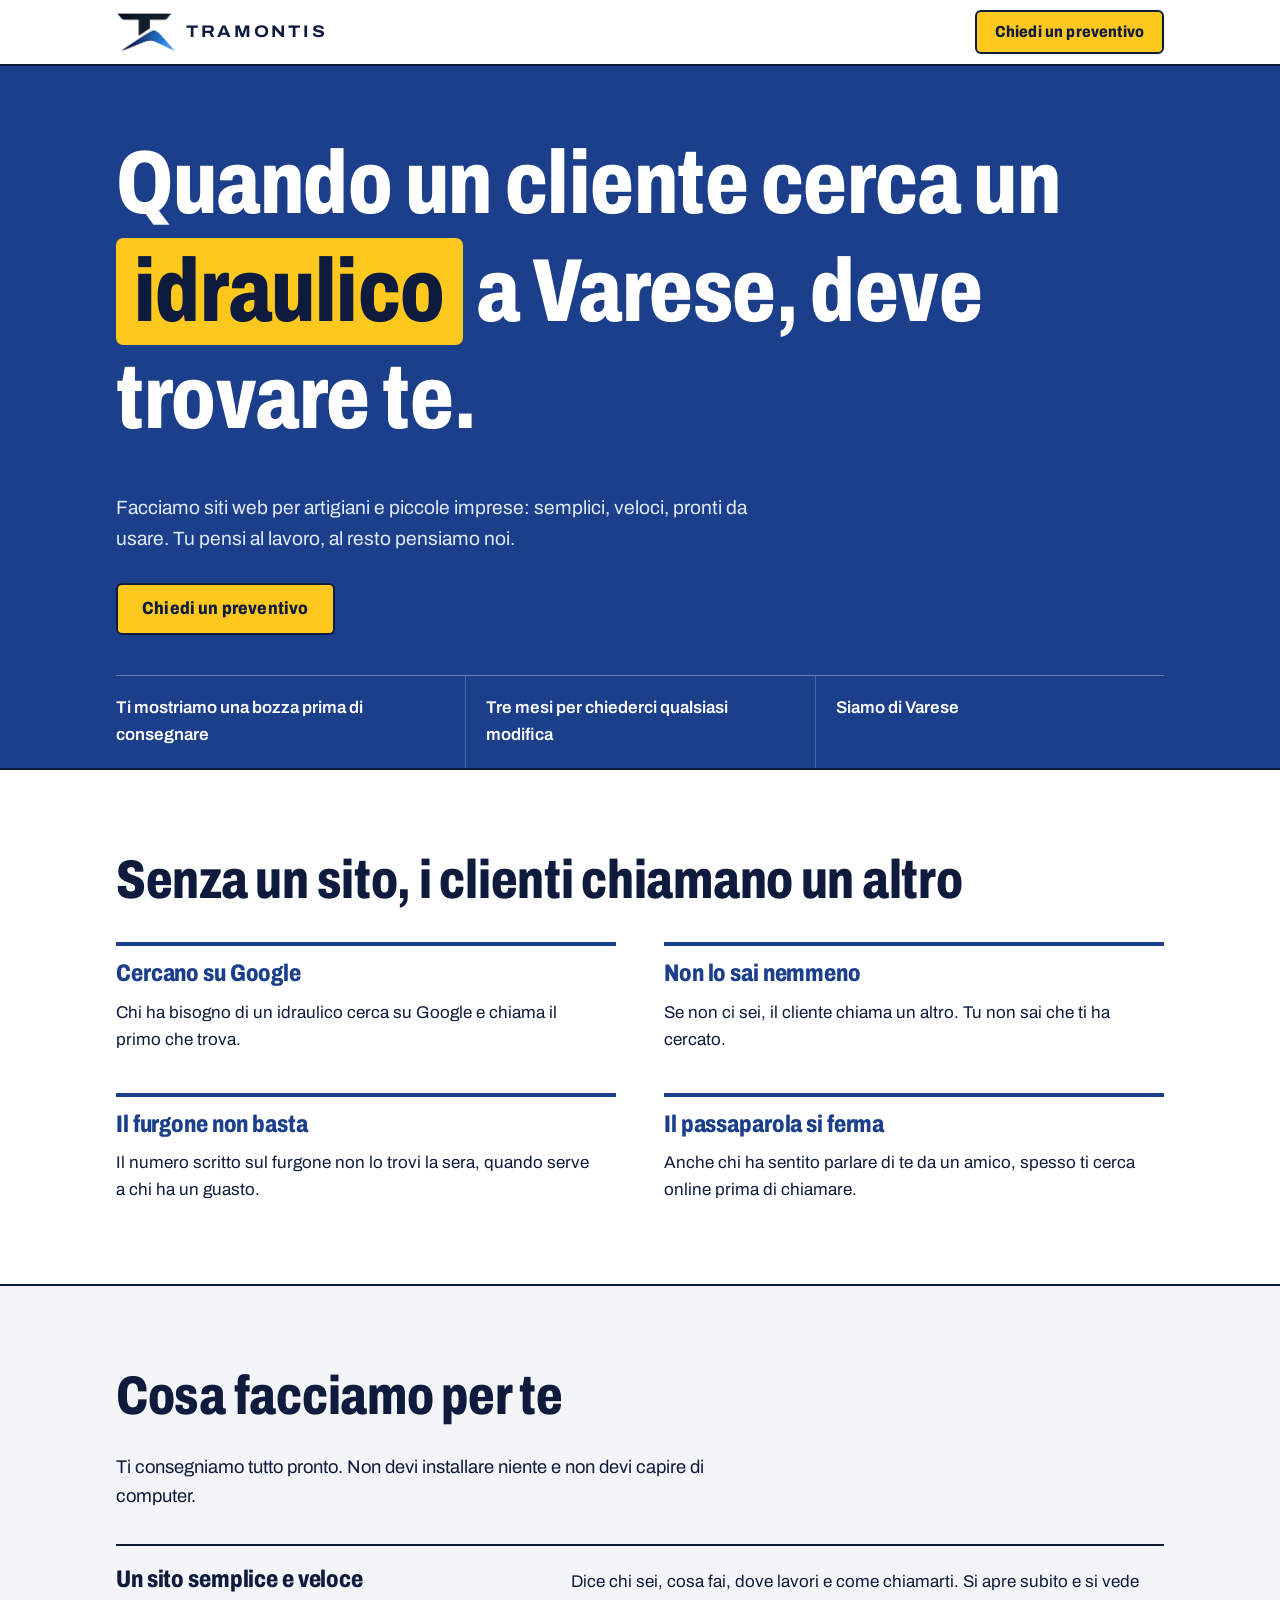
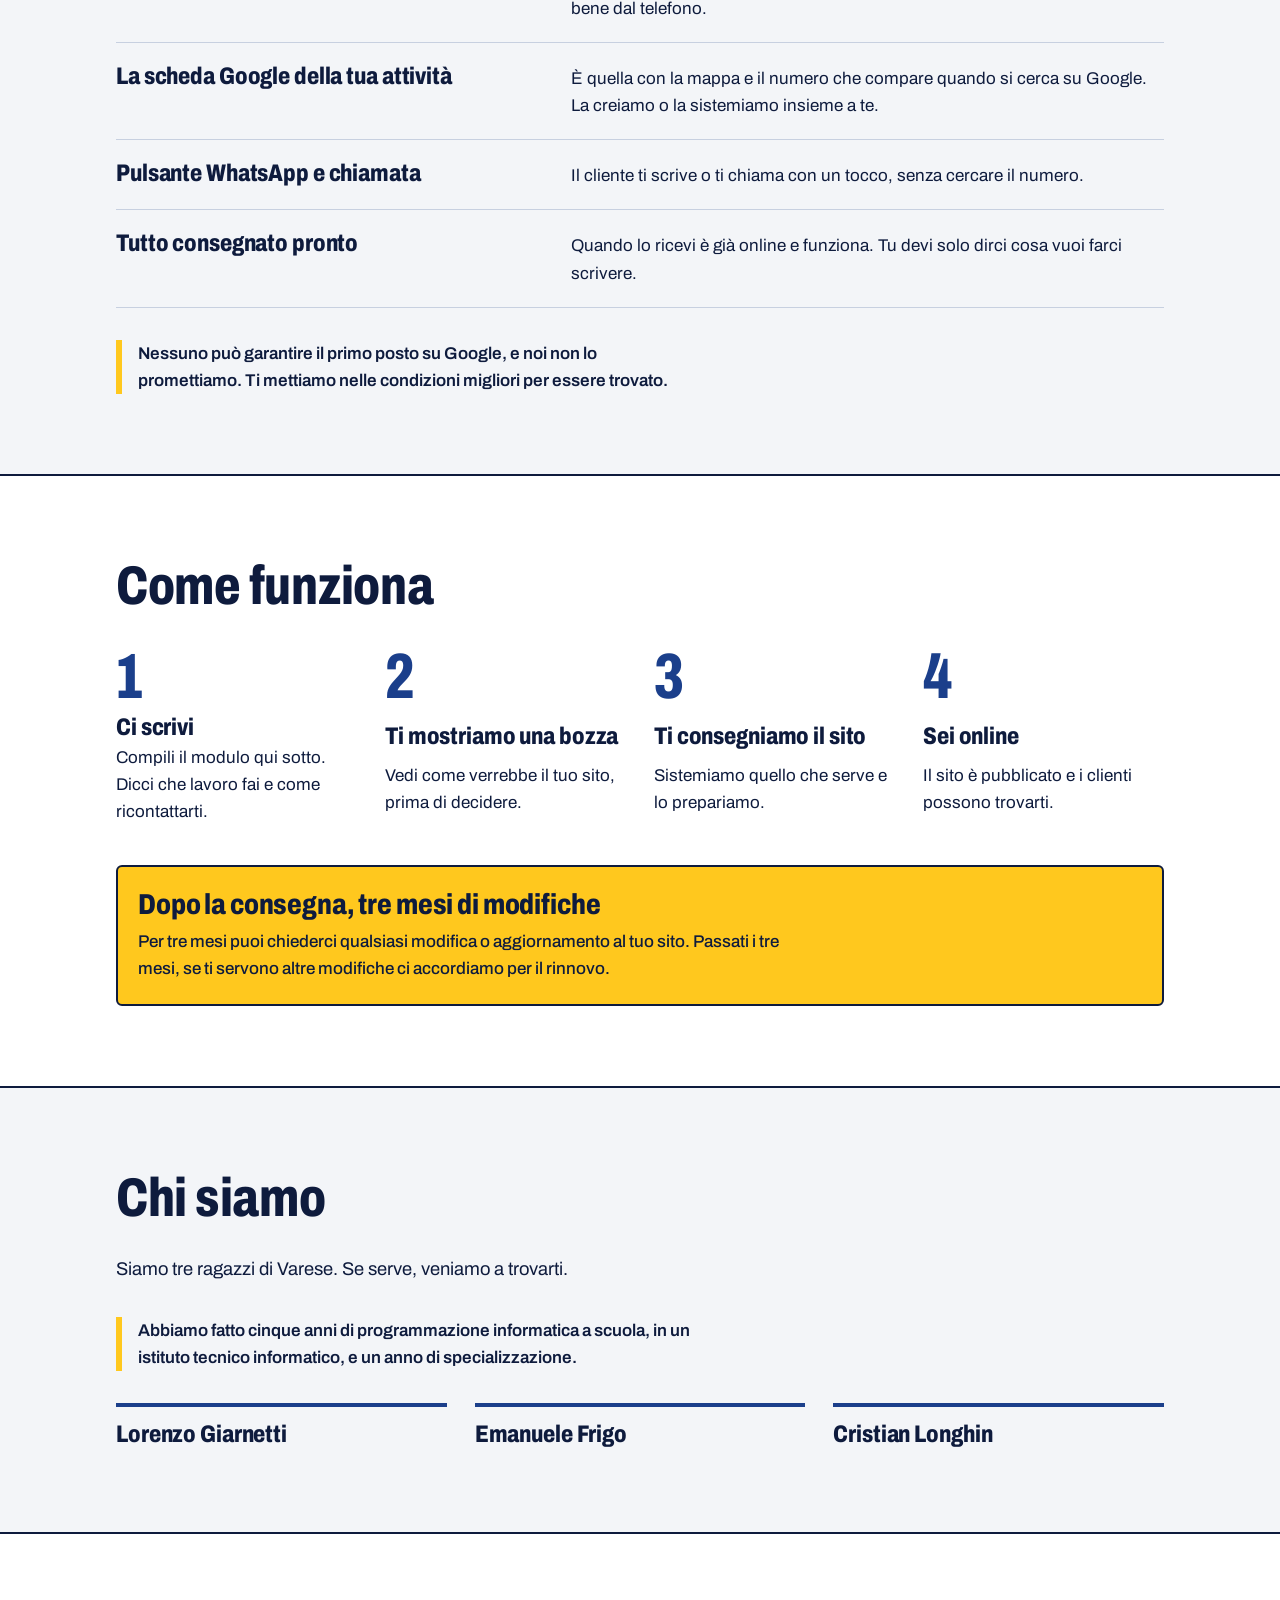
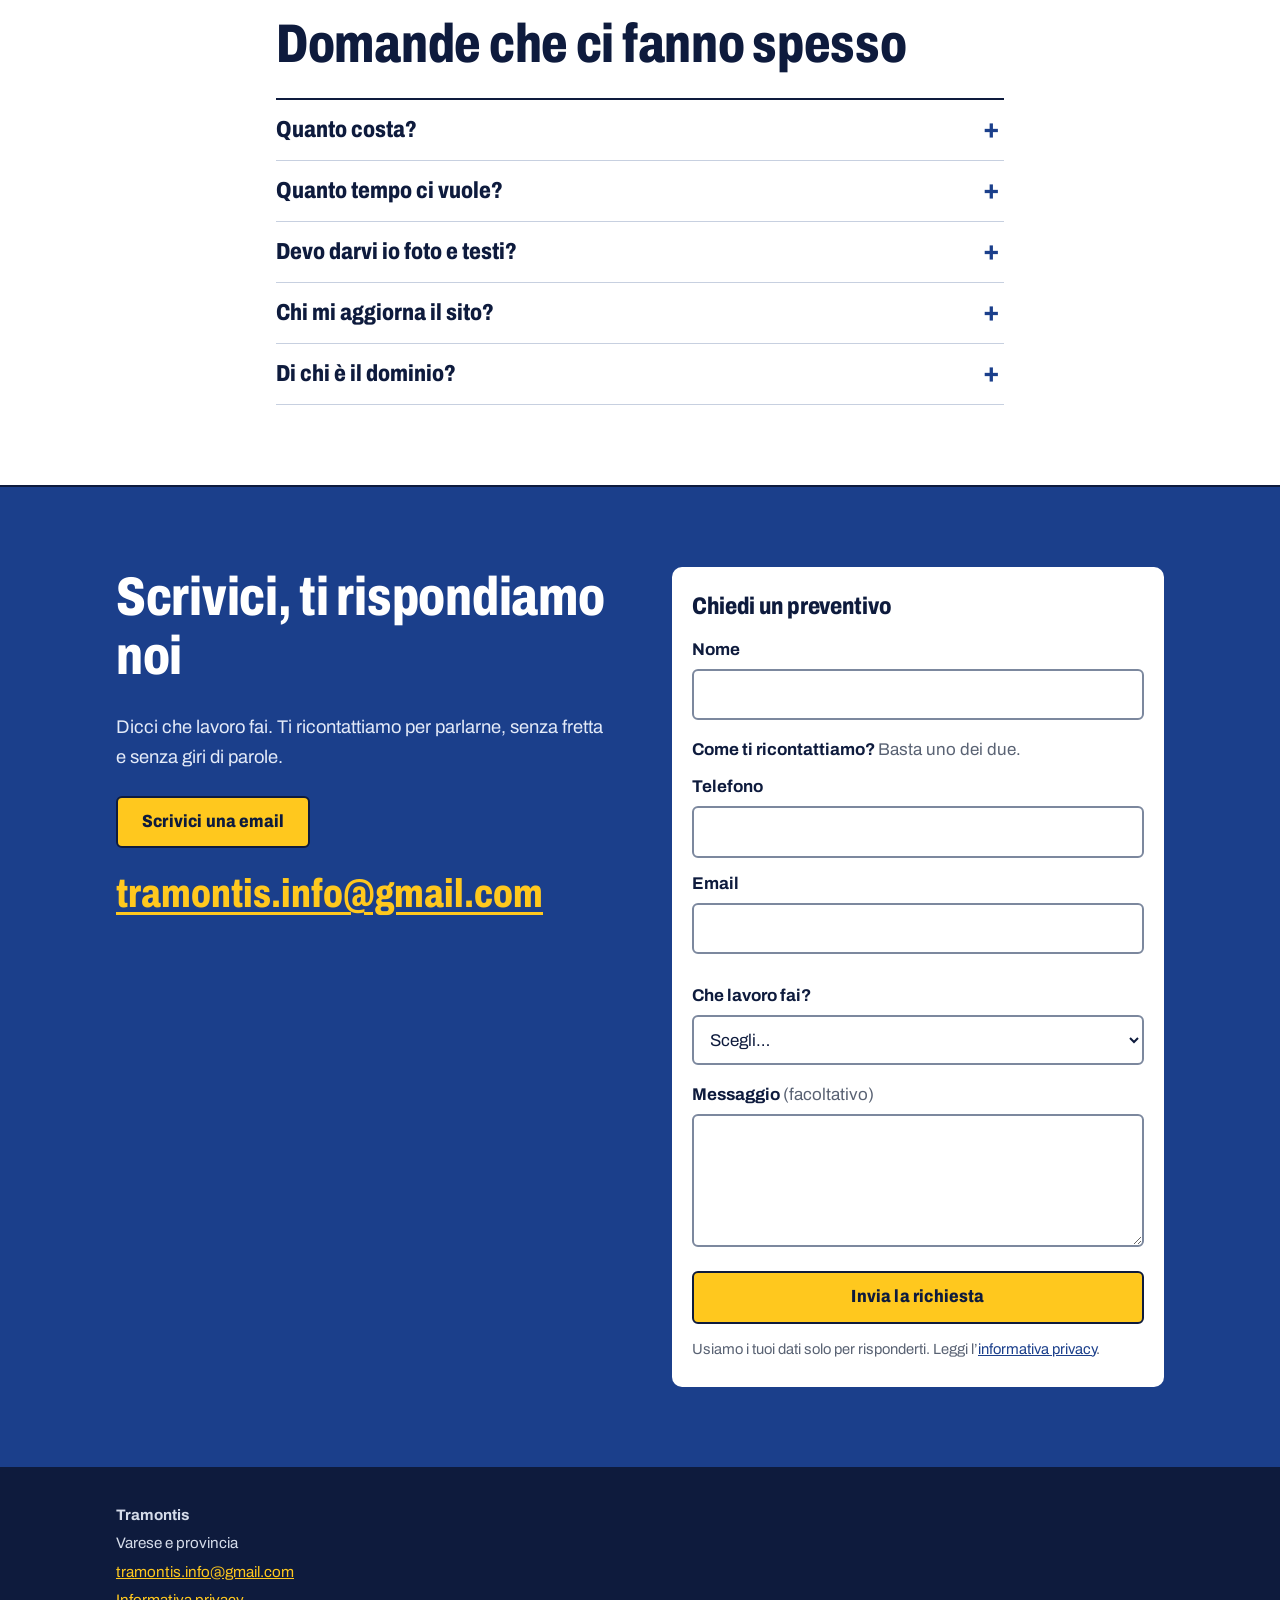
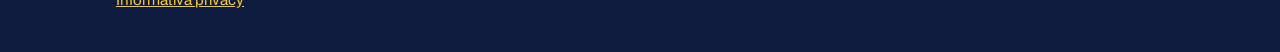
<file: index.html>
<!DOCTYPE html>
<html lang="it">
<head>
  <meta charset="utf-8">
  <meta name="viewport" content="width=device-width, initial-scale=1">
  <title>Tramontis – Siti web per artigiani a Varese e provincia</title>
  <meta name="description" content="Tramontis fa siti web semplici e veloci per idraulici, elettricisti, giardinieri, imbianchini e falegnami di Varese e provincia. Semplici, veloci, tutto pronto.">
  <meta name="theme-color" content="#1b3f8b">
  <link rel="canonical" href="https://luckylori07.github.io/tramontis/">
  <link rel="icon" href="assets/favicon.png" type="image/png">

  <!-- Open Graph. L'immagine di anteprima (assets/og-image.png) è il logo su sfondo bianco. -->
  <meta property="og:type" content="website">
  <meta property="og:locale" content="it_IT">
  <meta property="og:site_name" content="Tramontis">
  <meta property="og:title" content="Tramontis – Siti web per artigiani a Varese e provincia">
  <meta property="og:description" content="Siti web semplici e veloci per artigiani e piccole imprese di Varese. Semplici, veloci, tutto pronto.">
  <meta property="og:url" content="https://luckylori07.github.io/tramontis/">
  <meta property="og:image" content="https://luckylori07.github.io/tramontis/assets/og-image.png">
  <meta property="og:image:width" content="1200">
  <meta property="og:image:height" content="630">
  <meta property="og:image:alt" content="Logo Tramontis">
  <meta name="twitter:card" content="summary_large_image">

  <link rel="preload" href="assets/fonts/archivo-latin-wdth.woff2" as="font" type="font/woff2" crossorigin>
  <link rel="stylesheet" href="css/style.css">

  <!-- Dati strutturati. Vanno aggiornati A MANO (non leggono la config in main.js).
       Sostituisci ogni [DA COMPILARE] prima di pubblicare. -->
  <script type="application/ld+json">
  {
    "@context": "https://schema.org",
    "@type": "LocalBusiness",
    "name": "Tramontis",
    "description": "Siti web per artigiani e piccole imprese di Varese e provincia.",
    "url": "https://luckylori07.github.io/tramontis/",
    "logo": "https://luckylori07.github.io/tramontis/assets/logo-completo.png",
    "image": "https://luckylori07.github.io/tramontis/assets/og-image.png",
    "email": "tramontis.info@gmail.com",
    "telephone": "[DA COMPILARE]",
    "vatID": "[DA COMPILARE]",
    "address": {
      "@type": "PostalAddress",
      "streetAddress": "[DA COMPILARE]",
      "postalCode": "[DA COMPILARE]",
      "addressLocality": "Varese",
      "addressRegion": "VA",
      "addressCountry": "IT"
    },
    "areaServed": {
      "@type": "AdministrativeArea",
      "name": "Provincia di Varese"
    }
  }
  </script>
</head>
<body>
  <a class="salta" href="#contenuto">Vai al contenuto</a>

  <!-- 1. HEADER (fisso in alto, anche su telefono) -->
  <header class="header">
    <div class="wrap header-in">
      <a class="marchio" href="#" aria-label="Tramontis, torna in cima">
        <!-- LOGO: solo il simbolo (ritagliato da assets/logo2.png). Il nome accanto è testo, così resta leggibile da telefono. -->
        <img src="assets/logo-marchio.png" alt="" width="60" height="40">
        <span>Tramontis</span>
      </a>
      <div class="header-cta">
        <a class="btn btn-wa btn-sm" data-href="wa" data-show="whatsapp" href="#contatti" hidden>WhatsApp</a>
        <a class="btn btn-primario btn-sm" href="#form-contatti">Chiedi un preventivo</a>
      </div>
    </div>
  </header>

  <main id="contenuto">

    <!-- 2. HERO -->
    <section class="hero">
      <div class="wrap">
        <h1>Quando un cliente cerca un <span class="rotante" id="rotante"><span class="parola attiva">idraulico</span></span> a Varese, deve trovare te.</h1>
        <p class="lede">Facciamo siti web per artigiani e piccole imprese: semplici, veloci, pronti da usare. Tu pensi al lavoro, al resto pensiamo noi.</p>
        <div class="cta-riga">
          <a class="btn btn-primario" href="#form-contatti">Chiedi un preventivo</a>
          <a class="btn btn-wa" data-href="wa" data-show="whatsapp" href="#contatti" hidden>Scrivici su WhatsApp</a>
        </div>
        <ul class="garanzie" aria-label="In breve">
          <li>Ti mostriamo una bozza prima di consegnare</li>
          <li>Tre mesi per chiederci qualsiasi modifica</li>
          <li>Siamo di Varese</li>
        </ul>
      </div>
    </section>

    <!-- 3. IL PROBLEMA -->
    <section class="sezione alt" id="problema">
      <div class="wrap">
        <h2>Senza un sito, i clienti chiamano un altro</h2>
        <ul class="problemi">
          <li>
            <h3>Cercano su Google</h3>
            <p>Chi ha bisogno di un idraulico cerca su Google e chiama il primo che trova.</p>
          </li>
          <li>
            <h3>Non lo sai nemmeno</h3>
            <p>Se non ci sei, il cliente chiama un altro. Tu non sai che ti ha cercato.</p>
          </li>
          <li>
            <h3>Il furgone non basta</h3>
            <p>Il numero scritto sul furgone non lo trovi la sera, quando serve a chi ha un guasto.</p>
          </li>
          <li>
            <h3>Il passaparola si ferma</h3>
            <p>Anche chi ha sentito parlare di te da un amico, spesso ti cerca online prima di chiamare.</p>
          </li>
        </ul>
      </div>
    </section>

    <!-- 4. COSA FACCIAMO -->
    <section class="sezione" id="cosa-facciamo">
      <div class="wrap">
        <h2>Cosa facciamo per te</h2>
        <p class="intro">Ti consegniamo tutto pronto. Non devi installare niente e non devi capire di computer.</p>
        <ul class="righe">
          <li>
            <h3>Un sito semplice e veloce</h3>
            <p>Dice chi sei, cosa fai, dove lavori e come chiamarti. Si apre subito e si vede bene dal telefono.</p>
          </li>
          <li>
            <h3>La scheda Google della tua attività</h3>
            <p>È quella con la mappa e il numero che compare quando si cerca su Google. La creiamo o la sistemiamo insieme a te.</p>
          </li>
          <li>
            <h3>Pulsante WhatsApp e chiamata</h3>
            <p>Il cliente ti scrive o ti chiama con un tocco, senza cercare il numero.</p>
          </li>
          <li>
            <h3>Tutto consegnato pronto</h3>
            <p>Quando lo ricevi è già online e funziona. Tu devi solo dirci cosa vuoi farci scrivere.</p>
          </li>
        </ul>
        <p class="nota">Nessuno può garantire il primo posto su Google, e noi non lo promettiamo. Ti mettiamo nelle condizioni migliori per essere trovato.</p>
      </div>
    </section>

    <!-- 6. COME FUNZIONA -->
    <section class="sezione alt" id="come-funziona">
      <div class="wrap">
        <h2>Come funziona</h2>
        <ol class="passi">
          <li><h3>Ci scrivi</h3><p>Compili il modulo qui sotto. Dicci che lavoro fai e come ricontattarti.</p></li>
          <li><h3>Ti mostriamo una bozza</h3><p>Vedi come verrebbe il tuo sito, prima di decidere.</p></li>
          <li><h3>Ti consegniamo il sito</h3><p>Sistemiamo quello che serve e lo prepariamo.</p></li>
          <li><h3>Sei online</h3><p>Il sito è pubblicato e i clienti possono trovarti.</p></li>
        </ol>
        <div class="tremesi">
          <h3>Dopo la consegna, tre mesi di modifiche</h3>
          <p>Per tre mesi puoi chiederci qualsiasi modifica o aggiornamento al tuo sito. Passati i tre mesi, se ti servono altre modifiche ci accordiamo per il rinnovo.</p>
        </div>
      </div>
    </section>

    <!-- 7. ESEMPI / DEMO -->
    <!-- COME AGGIUNGERE UNA DEMO:
         1. Metti l'immagine in assets/ (meglio WebP, larga circa 800 px, sotto i 100 KB).
         2. Copia una <article class="demo"> qui sotto.
         3. Sostituisci il <div class="demo-img"> con:
            <img src="assets/NOME.webp" alt="Descrizione" width="800" height="500" loading="lazy">
         4. Cambia titolo e settore, e al posto di <span class="btn btn-secondario disabilitato">
            metti <a class="btn btn-secondario" href="URL-DELLA-DEMO">Guarda la demo</a>.
         Le demo sono esempi realizzati da noi: non scrivere mai che sono clienti veri se non lo sono. -->
    <!-- SEZIONE NASCOSTA PER ORA (le demo non sono pronte).
         Per rimetterla: cancella le due righe che contengono la parola DEMO-OFF (una sopra e una sotto la sezione),
         poi scambia la classe "alt" tra "Chi siamo" e "FAQ" per tenere gli sfondi alternati. -->
    <!-- DEMO-OFF
    <section class="sezione" id="esempi">
      <div class="wrap">
        <h2>Esempi di siti</h2>
        <p class="intro">Sono esempi che stiamo preparando noi, non siti di clienti veri.</p>
        <div class="demo-griglia">
          <article class="demo">
            <div class="demo-img" role="img" aria-label="Spazio per l’immagine della demo per idraulici">Demo in arrivo</div>
            <div class="demo-testo">
              <h3>Sito dimostrativo per idraulici</h3>
              <p class="settore">Idraulico</p>
              <span class="btn btn-secondario disabilitato" aria-disabled="true">Presto online</span>
            </div>
          </article>
          <article class="demo">
            <div class="demo-img" role="img" aria-label="Spazio per l’immagine della demo per elettricisti">Demo in arrivo</div>
            <div class="demo-testo">
              <h3>Sito dimostrativo per elettricisti</h3>
              <p class="settore">Elettricista</p>
              <span class="btn btn-secondario disabilitato" aria-disabled="true">Presto online</span>
            </div>
          </article>
        </div>
      </div>
    </section>
    DEMO-OFF -->

    <!-- 8. CHI SIAMO -->
    <section class="sezione" id="chi-siamo">
      <div class="wrap">
        <h2>Chi siamo</h2>
        <p class="intro">Siamo tre ragazzi di Varese. Se serve, veniamo a trovarti.</p>
        <p class="nota">Abbiamo fatto cinque anni di programmazione informatica a scuola, in un istituto tecnico informatico, e un anno di specializzazione.</p>
        <ul class="persone">
          <li class="persona"><h3>Lorenzo Giarnetti</h3></li>
          <li class="persona"><h3>Emanuele Frigo</h3></li>
          <li class="persona"><h3>Cristian Longhin</h3></li>
        </ul>
      </div>
    </section>

    <!-- 9. FAQ -->
    <!-- DA CONFERMARE: regole del dominio (intestato al cliente) sono una bozza. -->
    <section class="sezione alt" id="faq">
      <div class="wrap stretto">
        <h2>Domande che ci fanno spesso</h2>

        <details>
          <summary>Quanto costa?</summary>
          <p>Dipende dal lavoro richiesto e dal tempo che serve per farlo. <a href="#form-contatti">Chiedi un preventivo</a> e ti diciamo quanto costa nel tuo caso.</p>
        </details>
        <details>
          <summary>Quanto tempo ci vuole?</summary>
          <p>Dipende da cosa ti serve e da quanto in fretta ci mandi foto e informazioni. Prima di cominciare ti diciamo i tempi precisi. Tempi indicativi: 2 o 3 giorni.</p>
        </details>
        <details>
          <summary>Devo darvi io foto e testi?</summary>
          <p>Ci servono le informazioni sul tuo lavoro e, se le hai, le foto. Ai testi pensiamo noi: ti basta raccontarci cosa fai. Se non hai foto, ne parliamo.</p>
        </details>
        <details>
          <summary>Chi mi aggiorna il sito?</summary>
          <p>Dopo la creazione del sito hai tre mesi per chiederci qualsiasi modifica e aggiornamento. Passato questo periodo, se vuoi altre modifiche puoi contattarci per il rinnovo e ci accordiamo al meglio.</p>
        </details>
        <details>
          <summary>Di chi è il dominio?</summary>
          <p>Il dominio è l’indirizzo del sito, per esempio <em>nomeazienda.it</em>. Deve essere intestato a te, così resta tuo. Ti spieghiamo come funziona prima di cominciare.</p>
        </details>
      </div>
    </section>

    <!-- 10. CONTATTI -->
    <section class="sezione contatti" id="contatti">
      <div class="wrap contatti-in">
        <div>
          <h2>Scrivici, ti rispondiamo noi</h2>
          <p class="intro">Dicci che lavoro fai. Ti ricontattiamo per parlarne, senza fretta e senza giri di parole.</p>
          <div class="cta-colonna">
            <a class="btn btn-wa" data-href="wa" data-show="whatsapp" href="#contatti" hidden>Scrivici su WhatsApp</a>
            <a class="btn btn-primario" data-href="mailto" href="mailto:tramontis.info@gmail.com?subject=Richiesta%20preventivo%20dal%20sito">Scrivici una email</a>
            <a class="btn btn-secondario" data-href="tel" data-show="telefono" href="#contatti" hidden>Chiama ora</a>
          </div>
          <a class="lettering" data-href="mailto" href="mailto:tramontis.info@gmail.com?subject=Richiesta%20preventivo%20dal%20sito"><span data-cfg="email">tramontis.info@gmail.com</span></a>
        </div>

        <form id="form-contatti" class="form" novalidate>
          <h3>Chiedi un preventivo</h3>

          <div class="campo">
            <label for="nome">Nome</label>
            <input id="nome" name="nome" type="text" autocomplete="name" required aria-describedby="nome-errore">
            <p class="errore" id="nome-errore"></p>
          </div>

          <fieldset class="contatto-gruppo" aria-describedby="contatto-errore">
            <legend>Come ti ricontattiamo? <span class="facolt">Basta uno dei due.</span></legend>
            <div class="campo">
              <label for="telefono">Telefono</label>
              <input id="telefono" name="telefono" type="tel" inputmode="tel" autocomplete="tel" aria-describedby="telefono-errore">
              <p class="errore" id="telefono-errore"></p>
            </div>
            <div class="campo">
              <label for="email">Email</label>
              <input id="email" name="email" type="email" inputmode="email" autocomplete="email" aria-describedby="email-errore">
              <p class="errore" id="email-errore"></p>
            </div>
            <p class="errore" id="contatto-errore"></p>
          </fieldset>

          <div class="campo">
            <label for="mestiere">Che lavoro fai?</label>
            <select id="mestiere" name="mestiere" required aria-describedby="mestiere-errore">
              <option value="">Scegli…</option>
              <option>Idraulico</option>
              <option>Elettricista</option>
              <option>Giardiniere</option>
              <option>Imbianchino</option>
              <option>Falegname</option>
              <option>Altro</option>
            </select>
            <p class="errore" id="mestiere-errore"></p>
          </div>

          <div class="campo">
            <label for="messaggio">Messaggio <span class="facolt">(facoltativo)</span></label>
            <textarea id="messaggio" name="messaggio" rows="4"></textarea>
          </div>

          <!-- Antispam: campo nascosto, un utente vero non lo compila. -->
          <div class="esca" aria-hidden="true">
            <label for="sito-web">Non compilare questo campo</label>
            <input id="sito-web" name="_gotcha" type="text" tabindex="-1" autocomplete="off">
          </div>
          <input type="hidden" name="_subject" value="Nuova richiesta dal sito Tramontis">

          <button class="btn btn-primario btn-pieno" type="submit">Invia la richiesta</button>
          <p class="privacy-nota">Usiamo i tuoi dati solo per risponderti. Leggi l’<a href="privacy.html">informativa privacy</a>.</p>
          <div id="form-stato" class="form-stato" role="status" aria-live="polite" hidden></div>
          <noscript><p class="form-stato errore">Per usare il modulo serve JavaScript. Scrivici a tramontis.info@gmail.com.</p></noscript>
        </form>
      </div>
    </section>

  </main>

  <!-- 11. FOOTER -->
  <footer class="footer">
    <div class="wrap footer-in">
      <p><strong data-cfg="ragioneSociale">Tramontis</strong></p>
      <p data-cfg="zona">Varese e provincia</p>
      <p><a data-href="mailto" href="mailto:tramontis.info@gmail.com?subject=Richiesta%20preventivo%20dal%20sito"><span data-cfg="email">tramontis.info@gmail.com</span></a></p>
      <p><a href="privacy.html">Informativa privacy</a></p>
    </div>
  </footer>

  <script src="js/main.js" defer></script>
</body>
</html>
</file>
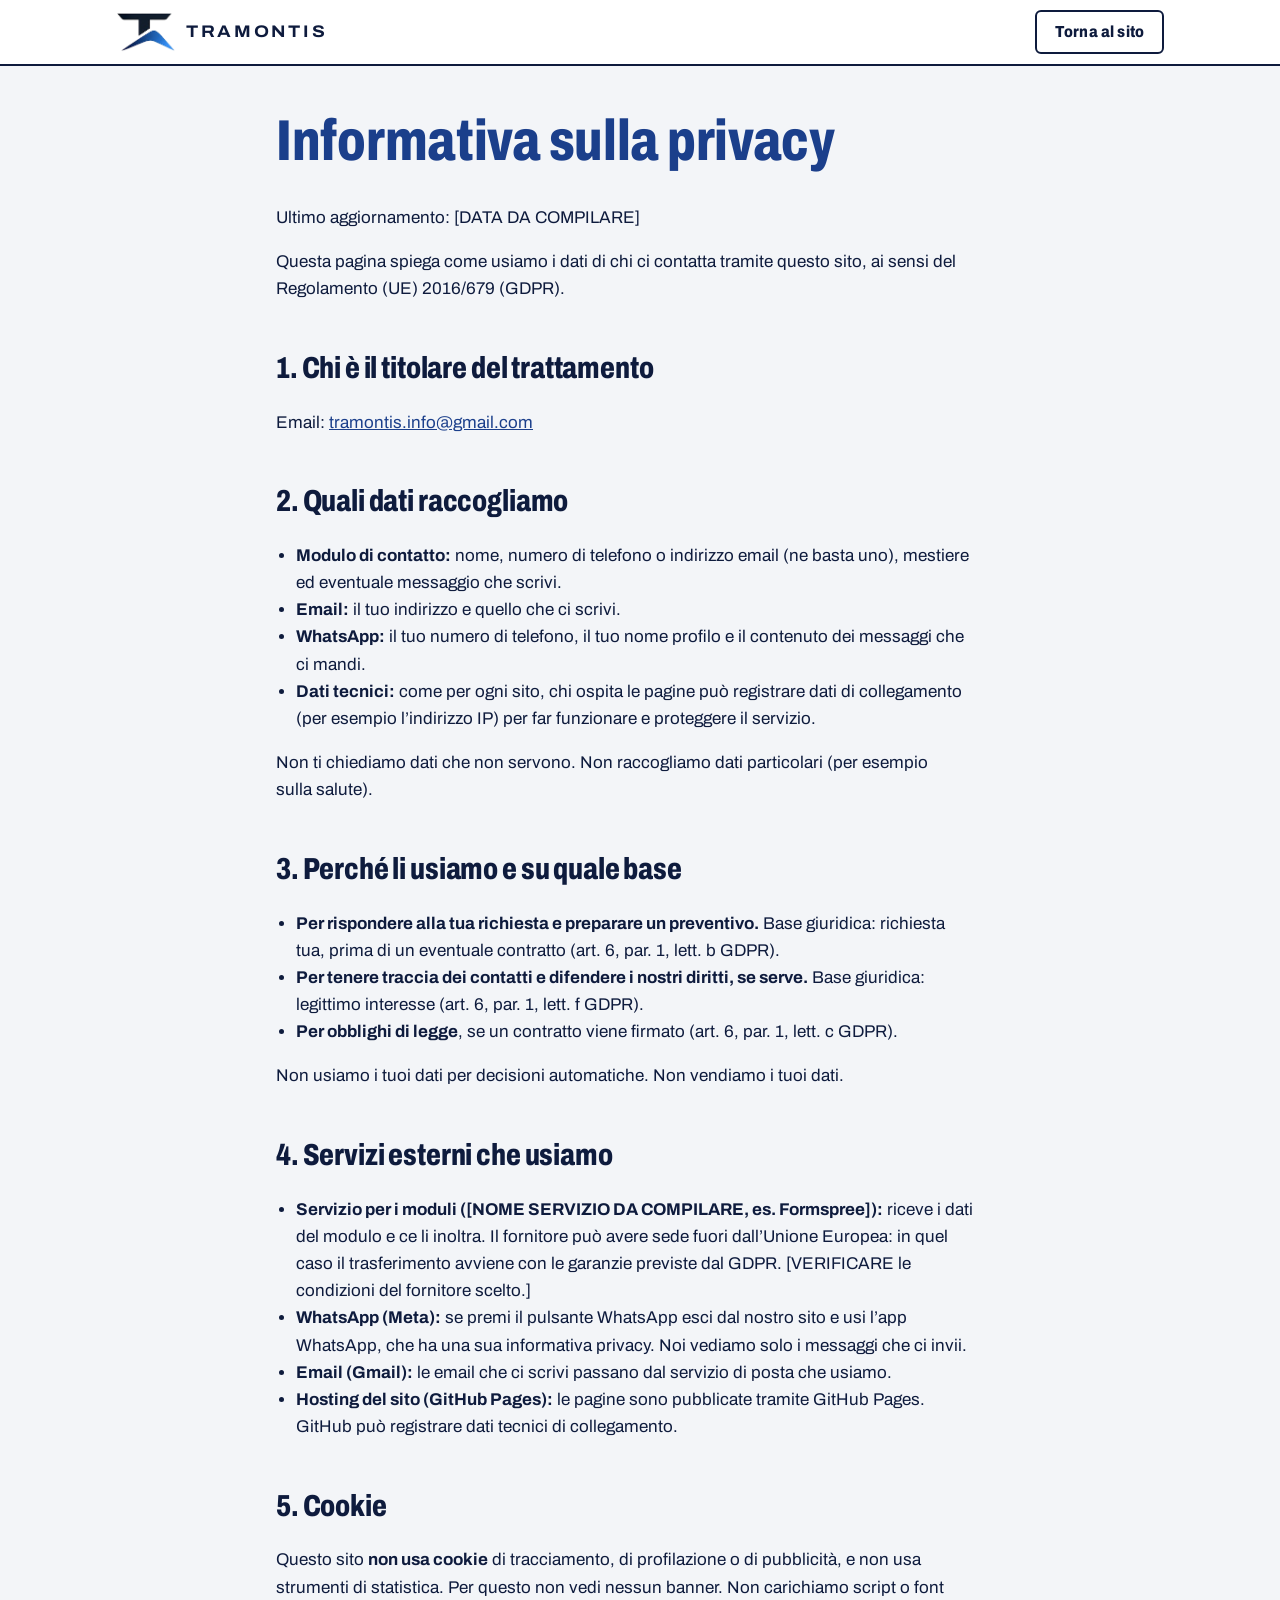
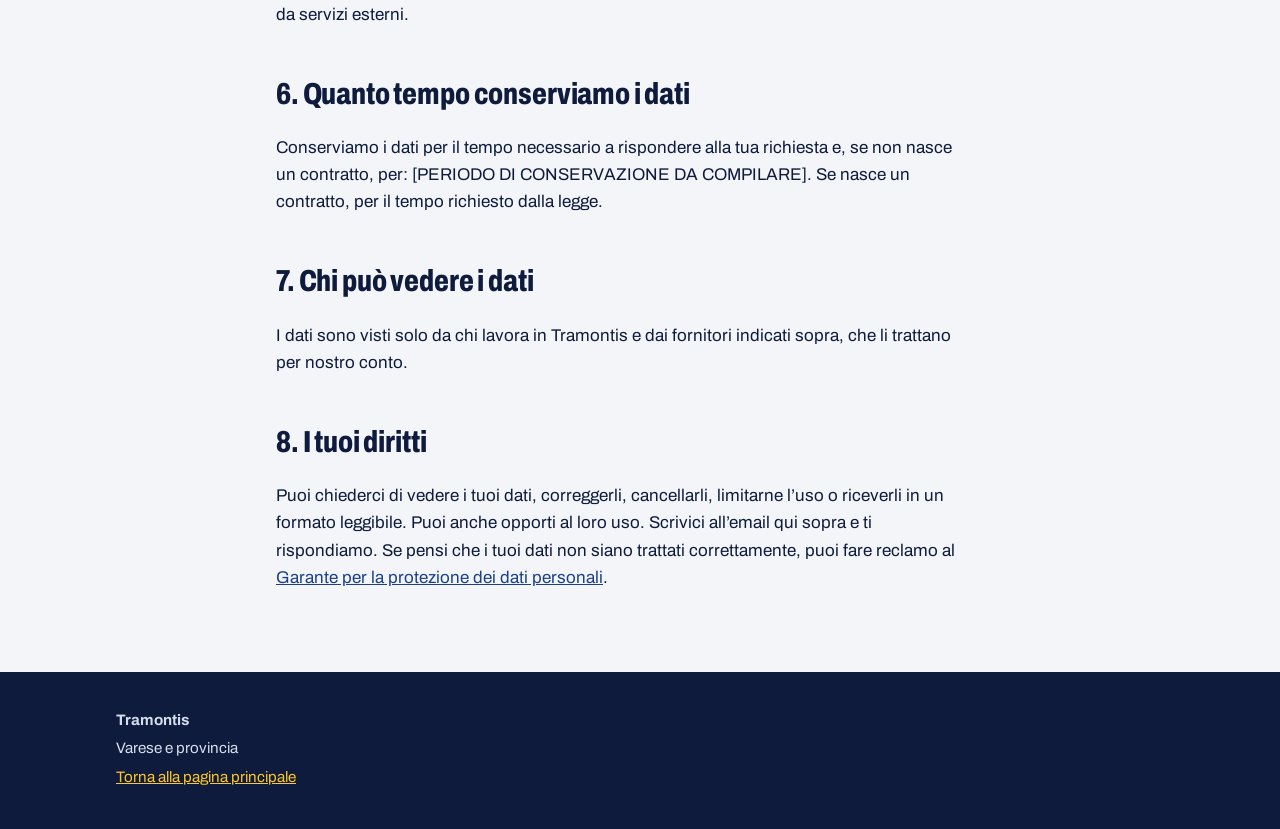
<file: privacy.html>
<!DOCTYPE html>
<html lang="it">
<head>
  <meta charset="utf-8">
  <meta name="viewport" content="width=device-width, initial-scale=1">
  <title>Informativa privacy – Tramontis, Varese</title>
  <meta name="description" content="Come Tramontis, agenzia di siti web a Varese, tratta i dati di chi la contatta tramite modulo, email o WhatsApp.">
  <meta name="theme-color" content="#1b3f8b">
  <link rel="canonical" href="https://luckylori07.github.io/tramontis/privacy.html">
  <link rel="icon" href="assets/favicon.png" type="image/png">
  <link rel="preload" href="assets/fonts/archivo-latin-wdth.woff2" as="font" type="font/woff2" crossorigin>
  <link rel="stylesheet" href="css/style.css">
</head>
<body>
  <a class="salta" href="#contenuto">Vai al contenuto</a>

  <header class="header">
    <div class="wrap header-in">
      <a class="marchio" href="index.html" aria-label="Tramontis, torna alla pagina principale">
        <img src="assets/logo-marchio.png" alt="" width="60" height="40">
        <span>Tramontis</span>
      </a>
      <div class="header-cta">
        <a class="btn btn-secondario btn-sm" href="index.html">Torna al sito</a>
      </div>
    </div>
  </header>

  <!-- BOZZA: va fatta controllare da un professionista prima della pubblicazione.
       Sostituisci ogni [DA COMPILARE] (i dati del titolare stanno in js/main.js). -->
  <main id="contenuto" class="wrap stretto testo-legale">
    <h1>Informativa sulla privacy</h1>
    <p>Ultimo aggiornamento: <span data-cfg="dataPrivacy">15 Ottobre 2026</span></p>
    <p>Questa pagina spiega come usiamo i dati di chi ci contatta tramite questo sito, ai sensi del Regolamento (UE) 2016/679 (GDPR).</p>

    <h2>1. Chi è il titolare del trattamento</h2>
    <p>
      <!--
      <strong data-cfg="titolarePrivacy">[TITOLARE DEL TRATTAMENTO DA COMPILARE]</strong><br>
      <span data-cfg="formaGiuridica">[FORMA GIURIDICA DA COMPILARE]</span> – P. IVA <span data-cfg="partitaIva">[P. IVA DA COMPILARE]</span><br>
      <span data-cfg="indirizzo">[INDIRIZZO DA COMPILARE]</span><br> -->
      Email: <a data-href="mailto" href="mailto:tramontis.info@gmail.com"><span data-cfg="email">tramontis.info@gmail.com</span></a>
    </p>

    <h2>2. Quali dati raccogliamo</h2>
    <ul>
      <li><strong>Modulo di contatto:</strong> nome, numero di telefono o indirizzo email (ne basta uno), mestiere ed eventuale messaggio che scrivi.</li>
      <li><strong>Email:</strong> il tuo indirizzo e quello che ci scrivi.</li>
      <li><strong>WhatsApp:</strong> il tuo numero di telefono, il tuo nome profilo e il contenuto dei messaggi che ci mandi.</li>
      <li><strong>Dati tecnici:</strong> come per ogni sito, chi ospita le pagine può registrare dati di collegamento (per esempio l’indirizzo IP) per far funzionare e proteggere il servizio.</li>
    </ul>
    <p>Non ti chiediamo dati che non servono. Non raccogliamo dati particolari (per esempio sulla salute).</p>

    <h2>3. Perché li usiamo e su quale base</h2>
    <ul>
      <li><strong>Per rispondere alla tua richiesta e preparare un preventivo.</strong> Base giuridica: richiesta tua, prima di un eventuale contratto (art. 6, par. 1, lett. b GDPR).</li>
      <li><strong>Per tenere traccia dei contatti e difendere i nostri diritti, se serve.</strong> Base giuridica: legittimo interesse (art. 6, par. 1, lett. f GDPR).</li>
      <li><strong>Per obblighi di legge</strong>, se un contratto viene firmato (art. 6, par. 1, lett. c GDPR).</li>
    </ul>
    <p>Non usiamo i tuoi dati per decisioni automatiche. Non vendiamo i tuoi dati.</p>

    <h2>4. Servizi esterni che usiamo</h2>
    <ul>
      <li><strong>Servizio per i moduli (<span class="nome-servizio">[NOME SERVIZIO DA COMPILARE, es. Formspree]</span>):</strong> riceve i dati del modulo e ce li inoltra. Il fornitore può avere sede fuori dall’Unione Europea: in quel caso il trasferimento avviene con le garanzie previste dal GDPR. [VERIFICARE le condizioni del fornitore scelto.]</li>
      <li><strong>WhatsApp (Meta):</strong> se premi il pulsante WhatsApp esci dal nostro sito e usi l’app WhatsApp, che ha una sua informativa privacy. Noi vediamo solo i messaggi che ci invii.</li>
      <li><strong>Email (Gmail):</strong> le email che ci scrivi passano dal servizio di posta che usiamo.</li>
      <li><strong>Hosting del sito (GitHub Pages):</strong> le pagine sono pubblicate tramite GitHub Pages. GitHub può registrare dati tecnici di collegamento.</li>
    </ul>

    <h2>5. Cookie</h2>
    <p>Questo sito <strong>non usa cookie</strong> di tracciamento, di profilazione o di pubblicità, e non usa strumenti di statistica. Per questo non vedi nessun banner. Non carichiamo script o font da servizi esterni.</p>

    <h2>6. Quanto tempo conserviamo i dati</h2>
    <p>Conserviamo i dati per il tempo necessario a rispondere alla tua richiesta e, se non nasce un contratto, per: <span data-cfg="conservazioneDati">[PERIODO DI CONSERVAZIONE DA COMPILARE]</span>. Se nasce un contratto, per il tempo richiesto dalla legge.</p>

    <h2>7. Chi può vedere i dati</h2>
    <p>I dati sono visti solo da chi lavora in Tramontis e dai fornitori indicati sopra, che li trattano per nostro conto.</p>

    <h2>8. I tuoi diritti</h2>
    <p>Puoi chiederci di vedere i tuoi dati, correggerli, cancellarli, limitarne l’uso o riceverli in un formato leggibile. Puoi anche opporti al loro uso. Scrivici all’email qui sopra e ti rispondiamo. Se pensi che i tuoi dati non siano trattati correttamente, puoi fare reclamo al <a href="https://www.garanteprivacy.it" rel="noopener">Garante per la protezione dei dati personali</a>.</p>
  </main>

  <footer class="footer">
    <div class="wrap footer-in">
      <p><strong data-cfg="ragioneSociale">Tramontis</strong></p>
      <p data-cfg="zona">Varese e provincia</p>
      <p><a href="index.html">Torna alla pagina principale</a></p>
    </div>
  </footer>

  <script src="js/main.js" defer></script>
</body>
</html>
</file>
<file: css/style.css>
/* Tramontis - stile unico. Mobile-first: le regole base sono per il telefono.
   Idea: la fiancata di un furgone da lavoro. Blu tuta, giallo cantiere, scritte grosse e strette. */

@font-face {
  font-family: "Archivo";
  src: url("../assets/fonts/archivo-latin-wdth.woff2") format("woff2");
  font-weight: 100 900;
  font-stretch: 62% 125%;
  font-style: normal;
  font-display: swap;
}

:root {
  --blu: #1b3f8b;        /* tuta da lavoro */
  --notte: #0e1b3d;      /* testi e bordi */
  --giallo: #ffc81e;     /* giallo cantiere */
  --fondo: #f3f5f8;      /* bianco furgone */
  --bianco: #ffffff;
  --asfalto: #596273;    /* testo secondario */
  --linea: #c7d0e0;
  --chiaro-su-blu: #e3eaf8;
  --verde-wa: #17794a;
  --verde-wa-scuro: #10603a;
  --errore: #b3261e;
  --font: "Archivo", system-ui, -apple-system, "Segoe UI", Roboto, "Helvetica Neue", Arial, sans-serif;
}

*, *::before, *::after { box-sizing: border-box; }

[hidden] { display: none !important; }

html { scroll-behavior: smooth; scroll-padding-top: 76px; }

body {
  margin: 0;
  font-family: var(--font);
  font-size: 1.0625rem;
  line-height: 1.6;
  color: var(--notte);
  background: var(--fondo);
  -webkit-text-size-adjust: 100%;
}

img { max-width: 100%; height: auto; }

/* Titoli: stretti e pesanti, come le scritte sul furgone */
h1, h2, h3 {
  margin: 0 0 .5em;
  font-weight: 800;
  font-stretch: 76%;
  line-height: 1.1;
  letter-spacing: -.005em;
  color: inherit;
}
h1 { font-size: clamp(2.2rem, 9.5vw, 5.6rem); line-height: 1.2; }
h2 { font-size: clamp(2.1rem, 7.5vw, 3.4rem); }
h3 { font-size: 1.5rem; font-stretch: 80%; }
p { margin: 0 0 1em; }
a { color: var(--blu); }

:focus-visible { outline: 3px solid var(--notte); outline-offset: 3px; border-radius: 3px; }
.hero :focus-visible, .contatti :focus-visible, .footer :focus-visible { outline-color: var(--giallo); }

.wrap { width: 100%; max-width: 1080px; margin: 0 auto; padding: 0 16px; }
.stretto { max-width: 760px; }

.salta {
  position: absolute; left: 8px; top: -60px; z-index: 100;
  background: var(--giallo); color: var(--notte); padding: 10px 14px; border-radius: 6px; font-weight: 700;
}
.salta:focus { top: 8px; }

/* ---------- Pulsanti ---------- */
.btn {
  display: inline-flex; align-items: center; justify-content: center;
  min-height: 52px; padding: 10px 24px;
  font: inherit; font-size: 1.1rem; font-weight: 800; font-stretch: 86%; letter-spacing: .01em;
  text-decoration: none; text-align: center;
  border: 2px solid var(--notte); border-radius: 6px; cursor: pointer;
}
.btn-primario { background: var(--giallo); color: var(--notte); }
.btn-primario:hover { background: #ffd95e; }
.btn-secondario { background: transparent; color: var(--notte); }
.btn-secondario:hover { background: var(--notte); color: #fff; }
.btn-wa { background: var(--verde-wa); color: #fff; border-color: var(--verde-wa); }
.btn-wa:hover { background: var(--verde-wa-scuro); border-color: var(--verde-wa-scuro); }
.btn-sm { min-height: 44px; padding: 6px 18px; font-size: 1rem; }
.btn-pieno { width: 100%; }
.btn[disabled] { opacity: .7; cursor: wait; }
.disabilitato { opacity: .6; cursor: default; pointer-events: none; }

/* ---------- Header ---------- */
.header { position: sticky; top: 0; z-index: 50; background: var(--bianco); border-bottom: 2px solid var(--notte); }
.header-in { display: flex; align-items: center; justify-content: space-between; gap: 12px; min-height: 64px; }
.marchio { display: flex; align-items: center; gap: 10px; color: var(--notte); text-decoration: none; font-weight: 700; font-stretch: 112%; font-size: 1.05rem; letter-spacing: .16em; text-transform: uppercase; line-height: 1; }
.marchio img { display: block; }
.header-cta { display: flex; gap: 8px; }

/* Schermi stretti: il pulsante ha un testo più lungo, marchio e pulsante si fanno più piccoli */
@media (max-width: 479px) {
  .header-in { gap: 8px; }
  .marchio { gap: 7px; font-size: .8rem; letter-spacing: .1em; }
  .marchio img { width: 45px; height: auto; }
  .header-cta .btn-sm { padding: 6px 12px; font-size: .9rem; line-height: 1.15; white-space: nowrap; }
}
@media (max-width: 359px) {
  .header-cta .btn-sm { white-space: normal; }
}

/* ---------- Hero: il pannello del furgone ---------- */
.hero { background: var(--blu); color: #fff; padding: 40px 0 0; }
.hero h1 { margin-bottom: .45em; }
.lede { font-size: 1.2rem; max-width: 34em; color: var(--chiaro-su-blu); }
.hero .btn-secondario { color: #fff; border-color: #fff; }
.hero .btn-secondario:hover { background: #fff; color: var(--blu); }
.cta-riga { display: flex; flex-direction: column; gap: 12px; margin: 28px 0 40px; }
.garanzie { list-style: none; margin: 0; padding: 0; border-top: 1px solid rgba(255, 255, 255, .35); }
.garanzie li { padding: 14px 0; font-weight: 600; border-bottom: 1px solid rgba(255, 255, 255, .22); }
.garanzie li:last-child { border-bottom: 0; }

/* ---------- Targhetta con il mestiere che scorre ---------- */
.rotante {
  background: var(--giallo); color: var(--notte);
  padding: 0 .2em; border-radius: .08em;
}
.rotante.pronto {
  position: relative; display: inline-block; vertical-align: top;
  height: 1.2em; padding: 0 .2em;   /* stessa altezza della riga: la riga non si sposta */
  overflow: hidden;
  transition: width .65s cubic-bezier(.7, 0, .2, 1);
}
.rotante.misura { transition: none; }
.rotante.pronto .parola {
  position: absolute; left: .2em; top: 0; white-space: nowrap;
  opacity: 0; transform: translateY(130%);
}
.rotante.pronto .parola.attiva { opacity: 1; transform: none; }

/* ---------- Sezioni ---------- */
.sezione { padding: 56px 0; }
.sezione.alt { background: var(--bianco); border-top: 2px solid var(--notte); border-bottom: 2px solid var(--notte); }
.intro { font-size: 1.15rem; max-width: 34em; }
.nota { max-width: 34em; margin: 32px 0 0; padding-left: 16px; border-left: 6px solid var(--giallo); font-weight: 600; }

/* ---------- Problema: frasi grosse, senza schede ---------- */
.problemi { list-style: none; margin: 32px 0 0; padding: 0; display: grid; gap: 28px; }
.problemi li { border-top: 4px solid var(--blu); padding-top: 14px; }
.problemi h3 { color: var(--blu); }
.problemi p { margin: 0; max-width: 28em; }

/* ---------- Cosa facciamo: righe con termine e spiegazione ---------- */
.righe { list-style: none; margin: 32px 0 0; padding: 0; border-top: 2px solid var(--notte); }
.righe li { padding: 20px 0; border-bottom: 1px solid var(--linea); display: grid; gap: 4px; }
.righe h3 { margin: 0; }
.righe p { margin: 0; max-width: 34em; }

/* ---------- Passi: qui i numeri servono, è una sequenza ---------- */
.passi { list-style: none; counter-reset: passo; margin: 32px 0 0; padding: 0; display: grid; gap: 24px; }
.passi li { counter-increment: passo; display: grid; grid-template-columns: 64px 1fr; column-gap: 8px; align-items: start; }
.passi li::before {
  content: counter(passo); grid-row: 1 / span 2;
  font-size: 4rem; font-weight: 800; font-stretch: 70%; line-height: .9; color: var(--blu);
}
.passi h3 { margin-bottom: .15em; }
.passi p { margin: 0; }

/* ---------- Tre mesi di modifiche (sotto i passi) ---------- */
.tremesi { margin-top: 40px; padding: 22px 20px; background: var(--giallo); border: 2px solid var(--notte); border-radius: 6px; }
.tremesi h3 { font-size: 1.8rem; margin-bottom: .25em; }
.tremesi p { margin: 0; max-width: 40em; font-weight: 500; }

/* ---------- Demo ---------- */
.demo-griglia { display: grid; gap: 28px; margin-top: 32px; }
.demo { border: 2px solid var(--notte); border-radius: 6px; overflow: hidden; background: var(--bianco); }
.demo-img {
  aspect-ratio: 16 / 10; display: flex; align-items: center; justify-content: center;
  background: repeating-linear-gradient(135deg, #dfe5f0, #dfe5f0 14px, #eef1f7 14px, #eef1f7 28px);
  color: var(--asfalto); font-weight: 700; border-bottom: 2px solid var(--notte);
}
.demo > img { display: block; width: 100%; border-bottom: 2px solid var(--notte); }
.demo-testo { padding: 18px 20px 22px; }
.demo h3 { margin-bottom: .1em; }
.settore { color: var(--asfalto); margin-bottom: 14px; }

/* ---------- Persone ---------- */
.persone { list-style: none; margin: 32px 0 0; padding: 0; display: grid; gap: 28px; }
.persona { border-top: 4px solid var(--blu); padding-top: 14px; }
.persona h3 { margin-bottom: .2em; }
.persona p { margin: 0; max-width: 28em; }

/* ---------- FAQ ---------- */
.stretto h2 { margin-bottom: 24px; }
details { border-bottom: 1px solid var(--linea); }
details:first-of-type { border-top: 2px solid var(--notte); }
summary {
  position: relative; list-style: none; cursor: pointer; min-height: 56px; padding: 16px 40px 16px 0;
  font-size: 1.45rem; font-weight: 800; font-stretch: 80%; line-height: 1.2;
}
summary::-webkit-details-marker { display: none; }
summary::after { content: "+"; position: absolute; right: 4px; top: 12px; font-size: 1.8rem; color: var(--blu); }
details[open] summary::after { content: "−"; }
details p { margin: 0; padding: 0 0 20px; max-width: 34em; }

/* ---------- Contatti e form ---------- */
.contatti { background: var(--blu); color: #fff; }
.contatti .intro { color: var(--chiaro-su-blu); }
.contatti a { color: #fff; }
.contatti .btn-secondario { color: #fff; border-color: #fff; }
.contatti .btn-secondario:hover { background: #fff; color: var(--blu); }
.contatti .btn-primario { color: var(--notte); }
.contatti-in { display: grid; gap: 40px; }
.cta-colonna { display: flex; flex-direction: column; gap: 12px; margin: 24px 0; }
.lettering {
  display: inline-block; font-size: clamp(1.7rem, 7.4vw, 2.5rem); font-weight: 800; font-stretch: 76%; line-height: 1.1;
  color: var(--giallo) !important; text-decoration-thickness: 3px; text-underline-offset: 5px; overflow-wrap: anywhere;
}

.form { background: var(--bianco); color: var(--notte); padding: 26px 20px; border-radius: 10px; }
.form h3 { margin-bottom: .7em; }
.campo { margin-bottom: 16px; }
.contatto-gruppo { margin: 0 0 16px; padding: 0; border: 0; min-width: 0; }
.contatto-gruppo legend { padding: 0; margin-bottom: 10px; font-weight: 700; }
.contatto-gruppo .campo { margin-bottom: 12px; }
label { display: block; font-weight: 700; margin-bottom: 6px; }
.facolt { font-weight: 400; color: var(--asfalto); }
input, select, textarea {
  width: 100%; min-height: 50px; padding: 10px 12px;
  font: inherit; color: var(--notte); background: #fff;
  border: 2px solid #7c889e; border-radius: 6px;
}
textarea { resize: vertical; }
input[aria-invalid="true"], select[aria-invalid="true"] { border-color: var(--errore); }
.errore { color: var(--errore); font-weight: 600; margin: 6px 0 0; }
.errore:empty { display: none; }
.esca { position: absolute; left: -9999px; width: 1px; height: 1px; overflow: hidden; }
.privacy-nota { margin: 14px 0 0; font-size: .92rem; color: var(--asfalto); }
.form a { color: var(--blu); }
.form-stato { margin-top: 16px; padding: 14px 16px; border-radius: 6px; }
.form-stato.ok { background: #e3f4ea; color: #0d4a2b; }
.form-stato.errore { background: #fbe9e7; color: #7d1a14; margin-bottom: 0; }
.form-stato a { color: inherit; font-weight: 700; }

/* ---------- Footer ---------- */
.footer { background: var(--notte); color: #d5dcea; padding: 36px 0; font-size: .95rem; }
.footer p { margin: 0 0 4px; }
.footer a { color: var(--giallo); }

/* ---------- Pagina privacy ---------- */
.testo-legale { padding: 40px 16px 64px; }
.testo-legale h1 { font-size: clamp(2.2rem, 9vw, 3.6rem); color: var(--blu); }
.testo-legale h2 { margin-top: 1.6em; font-size: 1.9rem; }
.testo-legale ul { padding-left: 1.2em; }
.testo-legale p, .testo-legale li { max-width: 40em; }

/* ---------- Schermi più larghi ---------- */
@media (min-width: 640px) {
  .sezione { padding: 80px 0; }
  .hero { padding-top: 64px; }
  .cta-riga { flex-direction: row; flex-wrap: wrap; }
  .garanzie { display: grid; grid-template-columns: repeat(3, 1fr); border-top: 1px solid rgba(255, 255, 255, .35); }
  .garanzie li { border-bottom: 0; padding: 18px 20px 20px 0; }
  .garanzie li + li { padding-left: 20px; border-left: 1px solid rgba(255, 255, 255, .22); }
  .problemi { grid-template-columns: 1fr 1fr; gap: 40px 48px; }
  .righe li { grid-template-columns: 1fr 1.4fr; column-gap: 32px; align-items: baseline; }
  .demo-griglia { grid-template-columns: 1fr 1fr; }
  .persone { grid-template-columns: repeat(3, 1fr); }
  .cta-colonna { flex-direction: row; flex-wrap: wrap; }
}

@media (min-width: 900px) {
  .passi { grid-template-columns: repeat(4, 1fr); gap: 28px; }
  .passi li { grid-template-columns: 1fr; }
  .passi li::before { grid-row: auto; margin-bottom: 8px; }
  .contatti-in { grid-template-columns: 1fr 1fr; align-items: start; gap: 64px; }
}

@media (prefers-reduced-motion: reduce) {
  html { scroll-behavior: auto; }
}
</file>
